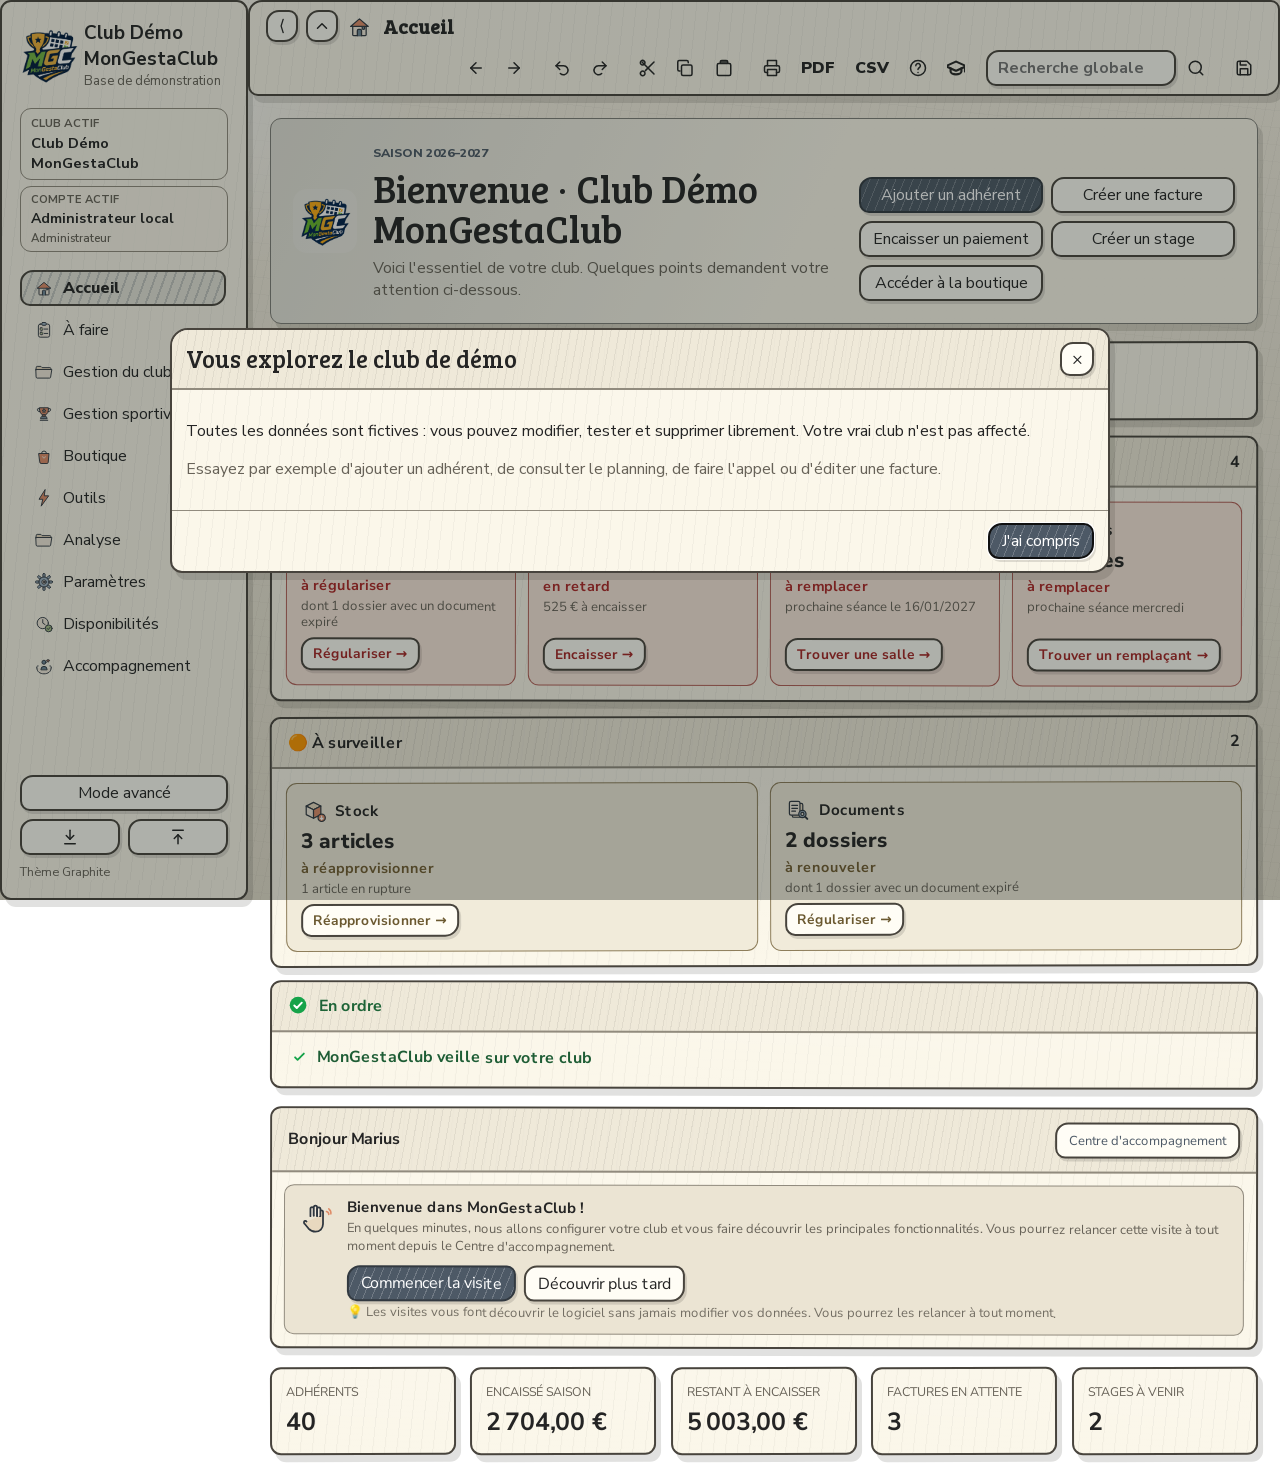
<file: demo/index.html>
<!doctype html>
<html lang="fr">
  <head>
    <meta charset="utf-8" />
    <meta name="viewport" content="width=device-width, initial-scale=1" />
    <title>MonGestaClub — Démo en ligne</title>
    <link rel="icon" type="image/png" href="./assets/MonGestaClub-logo.png" />
    <link rel="stylesheet" href="./styles.css?v=20260924b" />
  </head>
  <body>
    <div id="app"></div>
    <dialog id="editorDialog" class="dialog"></dialog>
    <input id="importFile" type="file" accept="application/json" hidden />
    <script>window.MONGESTACLUB_DEMO = true;</script>
    <script src="./mongestaclub-seed.js?v=demo"></script>
    <script src="./app.js?v=20260924a"></script>
  </body>
</html>
</file>
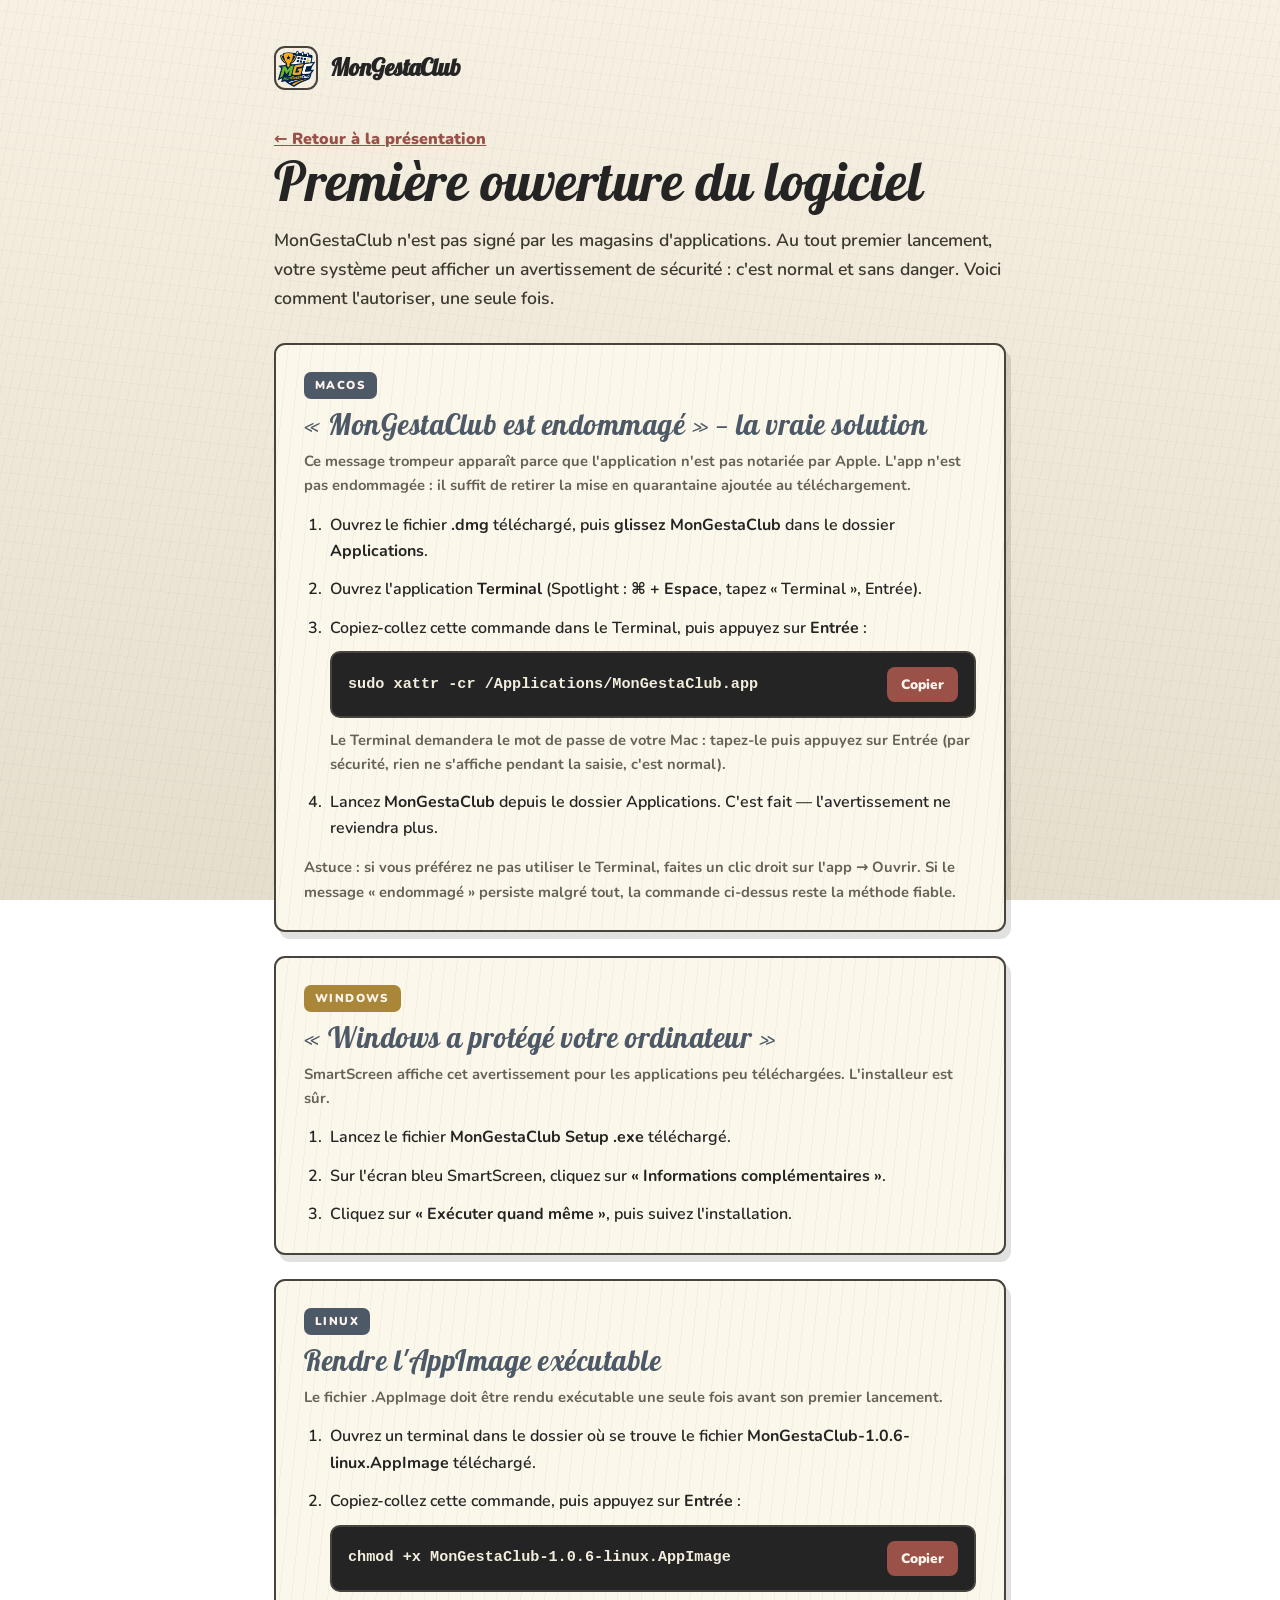
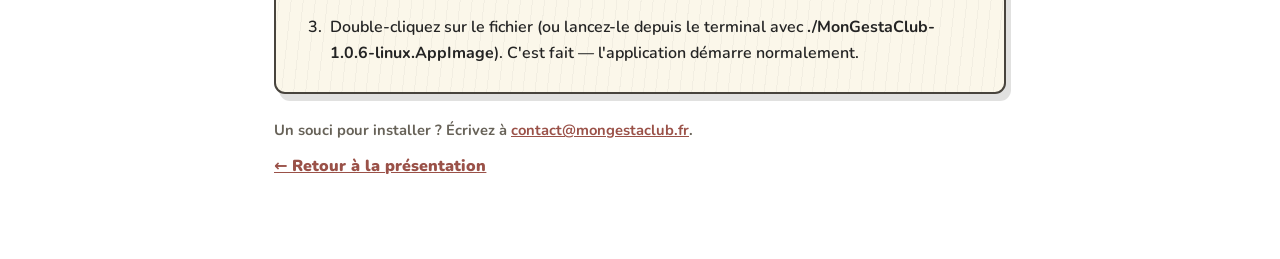
<file: installation.html>
<!doctype html>
<html lang="fr">
<head>
<meta charset="utf-8" />
<meta name="viewport" content="width=device-width, initial-scale=1" />
<title>MonGestaClub — Première ouverture (macOS, Windows & Linux)</title>
<link rel="preconnect" href="https://fonts.googleapis.com" />
<link rel="preconnect" href="https://fonts.gstatic.com" crossorigin />
<link href="https://fonts.googleapis.com/css2?family=Lobster&family=Nunito:wght@400;600;700;800;900&display=swap" rel="stylesheet" />
<link rel="icon" type="image/png" href="shots/logo.png" />
<style>
  :root{
    --bg:#eee9dc; --paper:#fbf7ea; --paper-3:#fffdf5;
    --ink:#242424; --muted:#676258; --line:#918b7e; --line-strong:#48443d;
    --slate:#4d5966; --terra:#9a5148; --ocre:#a98638;
    --shadow:5px 7px 0 rgba(48,45,38,.14); --shadow-sm:3px 4px 0 rgba(48,45,38,.14); --radius:11px;
    --font-body:Nunito,"Trebuchet MS",ui-sans-serif,system-ui,sans-serif; --font-title:Lobster,cursive;
  }
  *{box-sizing:border-box;margin:0;padding:0}
  body{font-family:var(--font-body);color:var(--ink);font-weight:600;line-height:1.65;
    background:
      repeating-linear-gradient(102deg, rgba(36,36,36,.035) 0 1px, transparent 1px 9px),
      repeating-linear-gradient(6deg, rgba(36,36,36,.025) 0 1px, transparent 1px 17px),
      linear-gradient(180deg,#f7f1e3,#e5decd);
    background-attachment:fixed;min-height:100vh;overflow-x:hidden}
  a{color:var(--terra)}
  h1,h2,h3{font-family:var(--font-title);font-weight:400;letter-spacing:.5px;line-height:1.1}
  h1{font-size:clamp(2.2rem,5vw,3.4rem)}
  h2{font-size:1.8rem;color:var(--slate)}
  .wrap{max-width:780px;margin:0 auto;padding:46px 24px 80px}
  .brand{display:flex;align-items:center;gap:12px;margin-bottom:26px}
  .brand img{width:44px;height:44px;border-radius:11px;border:2px solid var(--line-strong)}
  .brand span{font-family:var(--font-title);font-size:1.5rem}
  .paper{background:
      repeating-linear-gradient(96deg, rgba(0,0,0,.035) 0 1px, transparent 1px 12px), var(--paper);
    border:2px solid var(--line-strong);border-radius:var(--radius);box-shadow:var(--shadow)}
  .lead{color:#3c382f;font-size:1.1rem;margin:14px 0 30px}
  .alert{padding:18px 20px;margin:24px 0;border-left:6px solid var(--terra)}
  .alert strong{color:var(--terra)}
  .panel{padding:26px 28px;margin-bottom:24px}
  .panel h2{margin-bottom:8px}
  ol{margin:14px 0 0 22px;display:grid;gap:12px}
  li{padding-left:4px;min-width:0}
  .cmd{display:flex;align-items:center;gap:12px;margin:10px 0;min-width:0;
    background:var(--ink);color:#f3eddd;border-radius:10px;padding:14px 16px;
    font-family:ui-monospace,"SF Mono",Menlo,monospace;font-weight:700;font-size:.95rem;
    border:2px solid var(--line-strong);overflow-x:auto}
  .cmd code{white-space:nowrap;min-width:0;overflow-x:auto}
  .copy{margin-left:auto;flex:none;cursor:pointer;font-family:var(--font-body);font-weight:900;
    background:var(--terra);color:#fff5ee;border:0;border-radius:8px;padding:8px 14px;font-size:.85rem}
  .copy.ok{background:var(--slate)}
  .muted{color:var(--muted);font-size:.92rem;font-weight:700}
  .back{display:inline-flex;align-items:center;gap:8px;margin-top:10px;font-weight:900}
  .tag{display:inline-block;font-size:.72rem;font-weight:900;letter-spacing:.12em;text-transform:uppercase;
    color:#fff5ee;background:var(--slate);padding:4px 11px;border-radius:7px;margin-bottom:10px}
  .tag.win{background:var(--ocre)}
  @media(max-width:700px){
    body{background-attachment:scroll}
  }
  @media(max-width:480px){
    .cmd{flex-wrap:wrap}
    .cmd code{flex:1 1 100%;width:100%}
    .copy{margin-left:0}
  }
  @media(max-width:380px){
    .wrap{padding:38px 16px 64px}
    .panel{padding:22px 18px}
  }
</style>
</head>
<body>
<div class="wrap">
  <div class="brand"><img src="shots/logo.png" alt=""><span>MonGestaClub</span></div>
  <a class="back" href="index.html">← Retour à la présentation</a>

  <h1>Première ouverture du logiciel</h1>
  <p class="lead">MonGestaClub n'est pas signé par les magasins d'applications. Au tout premier lancement,
  votre système peut afficher un avertissement de sécurité : c'est normal et sans danger. Voici comment l'autoriser, une seule fois.</p>

  <div class="paper panel">
    <span class="tag">macOS</span>
    <h2>« MonGestaClub est endommagé » — la vraie solution</h2>
    <p class="muted">Ce message trompeur apparaît parce que l'application n'est pas notariée par Apple. L'app n'est pas endommagée : il suffit de retirer la mise en quarantaine ajoutée au téléchargement.</p>
    <ol>
      <li>Ouvrez le fichier <strong>.dmg</strong> téléchargé, puis <strong>glissez MonGestaClub</strong> dans le dossier <strong>Applications</strong>.</li>
      <li>Ouvrez l'application <strong>Terminal</strong> (Spotlight : <strong>⌘ + Espace</strong>, tapez « Terminal », Entrée).</li>
      <li>Copiez-collez cette commande dans le Terminal, puis appuyez sur <strong>Entrée</strong> :
        <div class="cmd"><code id="cmdMac">sudo xattr -cr /Applications/MonGestaClub.app</code>
          <button class="copy" data-copy="cmdMac">Copier</button></div>
        <p class="muted" style="margin-top:8px">Le Terminal demandera le <strong>mot de passe de votre Mac</strong> : tapez-le puis appuyez sur Entrée (par sécurité, rien ne s'affiche pendant la saisie, c'est normal).</p>
      </li>
      <li>Lancez <strong>MonGestaClub</strong> depuis le dossier Applications. C'est fait — l'avertissement ne reviendra plus.</li>
    </ol>
    <p class="muted" style="margin-top:14px">Astuce : si vous préférez ne pas utiliser le Terminal, faites un <strong>clic droit sur l'app → Ouvrir</strong>. Si le message « endommagé » persiste malgré tout, la commande ci-dessus reste la méthode fiable.</p>
  </div>

  <div class="paper panel">
    <span class="tag win">Windows</span>
    <h2>« Windows a protégé votre ordinateur »</h2>
    <p class="muted">SmartScreen affiche cet avertissement pour les applications peu téléchargées. L'installeur est sûr.</p>
    <ol>
      <li>Lancez le fichier <strong>MonGestaClub Setup .exe</strong> téléchargé.</li>
      <li>Sur l'écran bleu SmartScreen, cliquez sur <strong>« Informations complémentaires »</strong>.</li>
      <li>Cliquez sur <strong>« Exécuter quand même »</strong>, puis suivez l'installation.</li>
    </ol>
  </div>

  <div class="paper panel">
    <span class="tag">Linux</span>
    <h2>Rendre l'AppImage exécutable</h2>
    <p class="muted">Le fichier <strong>.AppImage</strong> doit être rendu exécutable une seule fois avant son premier lancement.</p>
    <ol>
      <li>Ouvrez un terminal dans le dossier où se trouve le fichier <strong>MonGestaClub-1.0.6-linux.AppImage</strong> téléchargé.</li>
      <li>Copiez-collez cette commande, puis appuyez sur <strong>Entrée</strong> :
        <div class="cmd"><code id="cmdLinux">chmod +x MonGestaClub-1.0.6-linux.AppImage</code>
          <button class="copy" data-copy="cmdLinux">Copier</button></div>
      </li>
      <li>Double-cliquez sur le fichier (ou lancez-le depuis le terminal avec <strong>./MonGestaClub-1.0.6-linux.AppImage</strong>). C'est fait — l'application démarre normalement.</li>
    </ol>
  </div>

  <p class="muted">Un souci pour installer ? Écrivez à <a href="mailto:contact@mongestaclub.fr">contact@mongestaclub.fr</a>.</p>
  <a class="back" href="index.html">← Retour à la présentation</a>
</div>

<script>
  document.querySelectorAll(".copy").forEach(function(btn){
    btn.addEventListener("click", function(){
      var text = document.getElementById(btn.dataset.copy).textContent;
      var original = btn.textContent;
      function showResult(ok){
        btn.textContent = ok ? "Copié ✓" : "Copie impossible";
        btn.classList.toggle("ok", ok);
        setTimeout(function(){ btn.textContent = original; btn.classList.remove("ok"); }, 1800);
      }
      function fallbackCopy(){
        var ok = false;
        try {
          var ta = document.createElement("textarea");
          ta.value = text;
          ta.setAttribute("readonly", "");
          ta.style.position = "fixed";
          ta.style.top = "-1000px";
          ta.style.left = "-1000px";
          document.body.appendChild(ta);
          ta.select();
          ta.setSelectionRange(0, text.length);
          ok = document.execCommand("copy");
          document.body.removeChild(ta);
        } catch (e) { ok = false; }
        showResult(ok);
      }
      // Clipboard API : disponible seulement en contexte sécurisé (HTTPS, localhost, file://).
      // Hors contexte sécurisé (site public servi en HTTP), navigator.clipboard est undefined :
      // on bascule directement sur le fallback textarea + execCommand, plus universel.
      if (window.isSecureContext && navigator.clipboard && navigator.clipboard.writeText) {
        navigator.clipboard.writeText(text).then(function(){ showResult(true); }).catch(fallbackCopy);
      } else {
        fallbackCopy();
      }
    });
  });
</script>
</body>
</html>
</file>
